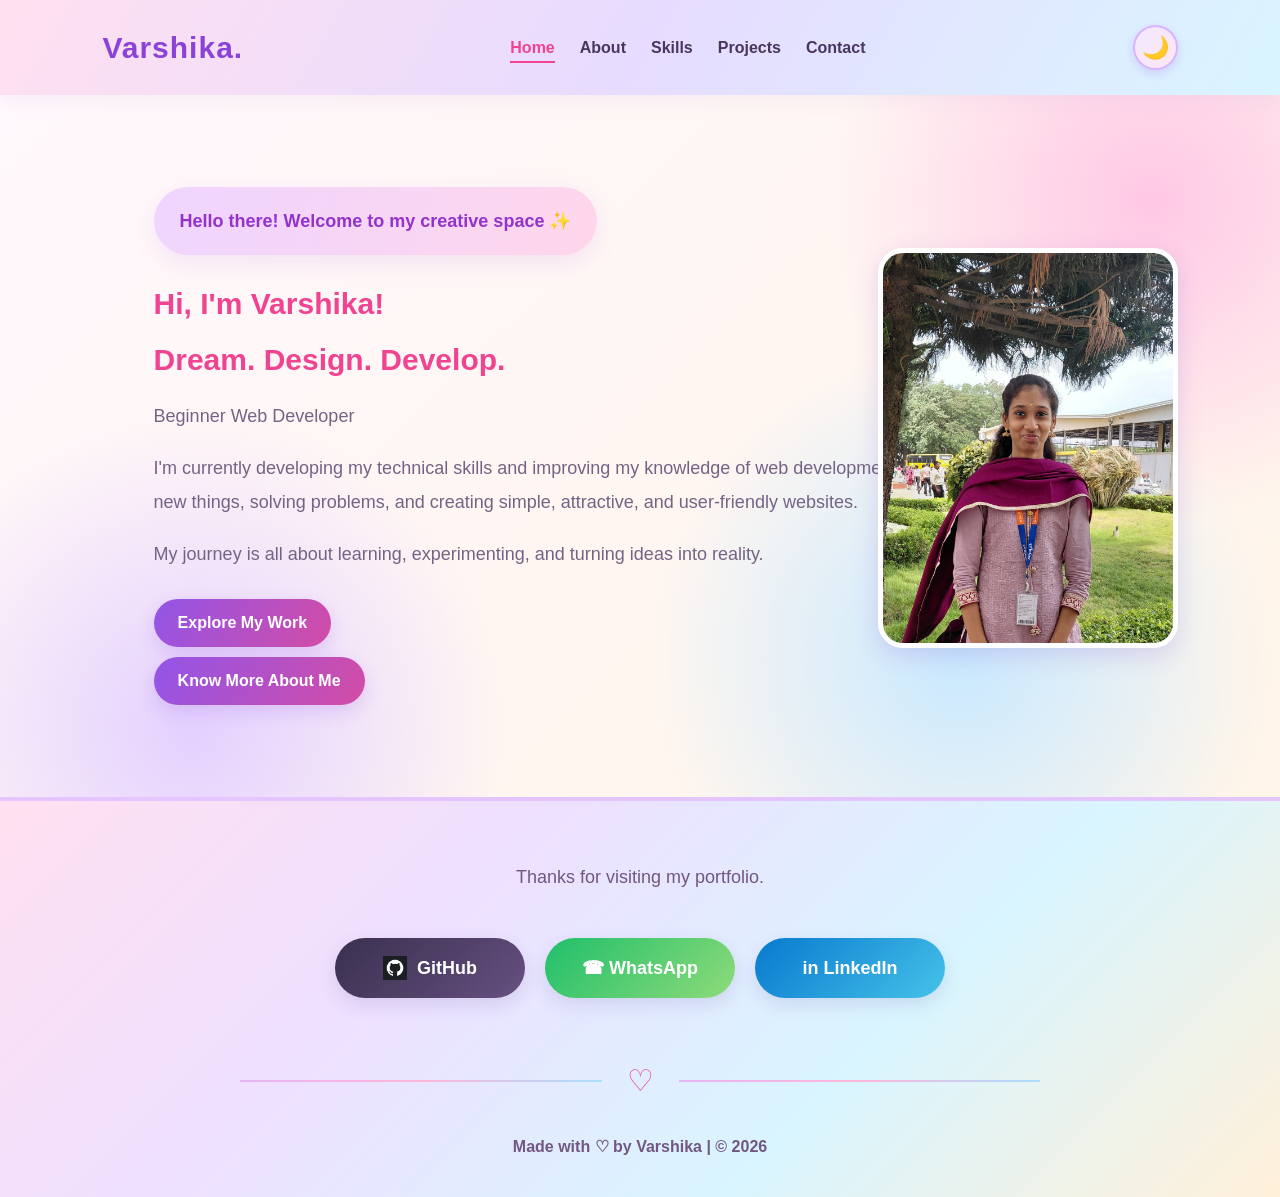
<file: index.html>
<!DOCTYPE html>
<html lang="en">
<head>
    <meta charset="UTF-8">
    <meta name="viewport" content="width=device-width, initial-scale=1.0">
    <title>Home | Varshika Portfolio</title>
    <link rel="stylesheet" href="style.css">
</head>
<body>

    <header>
        <h2>Varshika.</h2>

        <nav>
            <a href="index.html">Home</a>
            <a href="about.html">About</a>
            <a href="skills.html">Skills</a>
            <a href="projects.html">Projects</a>
            <a href="contact.html">Contact</a>
        </nav>
        
        <button id="themeToggle"
                class="theme-toggle"
                type="button"
                aria-label="Switch to dark theme">
            🌙
        </button>
    </header>
    <main>
        <div class="profile-photo">
        <img src="myphoto1.jpeg" alt="My Photo">
</div>
        <p class="welcome-label">Hello there! Welcome to my creative space ✨</p>

        <h2>Hi, I'm Varshika!</h2>

        <h2>Dream. Design. Develop.</h2>
        <p>Beginner Web Developer</p>

        <p>
           I'm currently developing my technical skills and improving my knowledge of web development. I enjoy learning new things, solving problems, and creating simple, attractive, and user-friendly websites.
        </p>

        <p>
            My journey is all about learning, experimenting,
            and turning ideas into reality.
        </p>

        <a href="projects.html">Explore My Work</a>
        <a href="about.html">Know More About Me</a>
    </main>
   



    <footer class="footer">
        <p>Thanks for visiting my portfolio.</p>
        <div class="social-links">

            <a href="https://github.com/varshika-27"
               target="_blank" class="github">
                <img src="gitup1.png" alt="GitHub">
                <span>GitHub</span>
            </a>

            <a href="https://wa.me/9080202967"
               target="_blank" class="whatsapp">
                ☎ WhatsApp
            </a>

            <a href="https://www.linkedin.com/in/Varshika V"
               target="_blank" class="linkedin">
                in LinkedIn
            </a>

        </div>

        <div class="footer-divider">
            <span>♡</span>
        </div>

        <p class="copyright">
            Made with ♡ by Varshika | © 2026
        </p>
    </footer>
    <script src="script.js"></script>
</body>
</html>
</file>
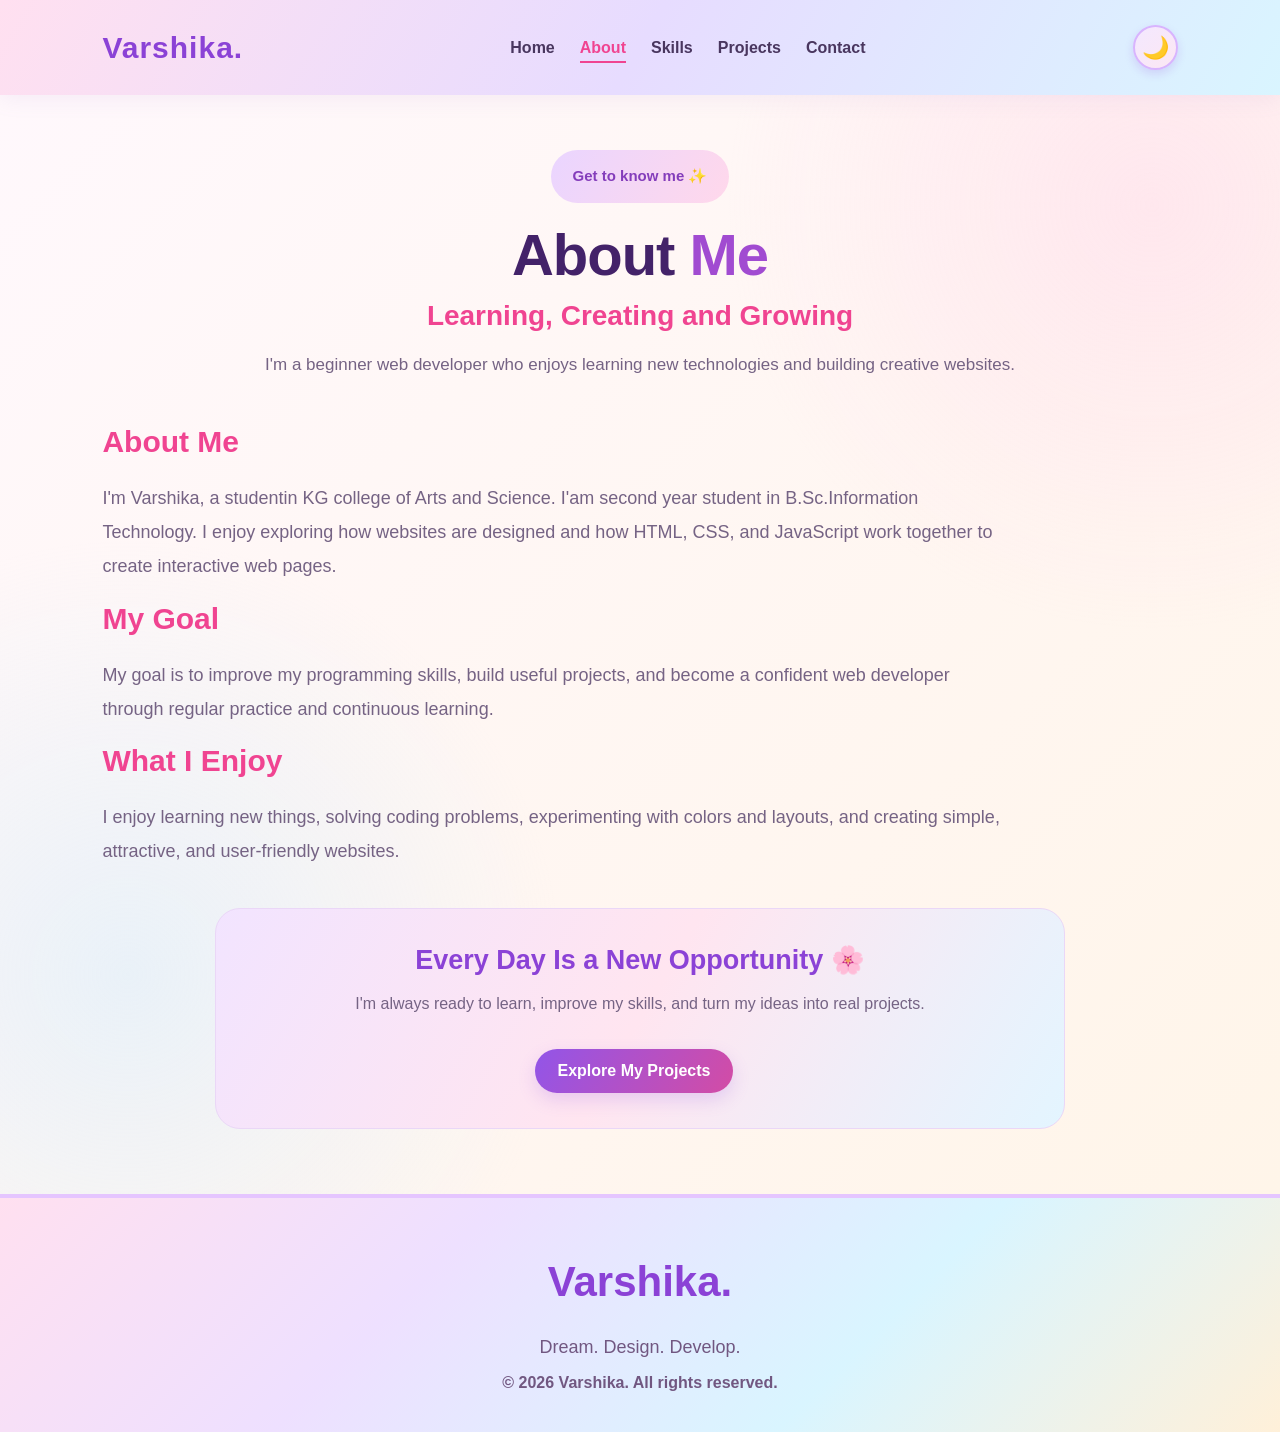
<file: about.html>
<!DOCTYPE html>
<html lang="en">
<head>
    <meta charset="UTF-8">
    <meta name="viewport" content="width=device-width, initial-scale=1.0">
    <title>About Me | Varshika Portfolio</title>
    <link rel="stylesheet" href="style.css">
</head>
<body>

    <header>
        <a href="index.html" class="logo">Varshika.</a>

        <button id="menuToggle" class="menu-toggle"
                type="button" aria-label="Open navigation menu"
                aria-expanded="false">
            ☰
        </button>

        <nav id="navigation">
            <a href="index.html">Home</a>
            <a href="about.html" class="active">About</a>
            <a href="skills.html">Skills</a>
            <a href="projects.html">Projects</a>
            <a href="contact.html">Contact</a>
        </nav>

        <button id="themeToggle" class="theme-toggle"
                type="button" aria-label="Switch to dark theme">
            🌙
        </button>
    </header>

    <main class="inner-page">

        <section class="page-heading">
            <p class="welcome">
                Get to know me ✨
            </p>

            <h1>About <span>Me</span></h1>

            <h2>Learning, Creating and Growing</h2>

            <p>
                I'm a beginner web developer who enjoys learning new
                technologies and building creative websites.
            </p>
        </section>

        <section class="about-content">
            <div class="about-card">
                <h2>About Me</h2>
                <p>
                    I'm Varshika, a studentin KG college of Arts and Science.
                    I'am second year student in B.Sc.Information Technology.
                    I enjoy exploring how websites are designed and how
                    HTML, CSS, and JavaScript work together to create
                    interactive web pages.
                </p>
            </div>

            <div class="about-card">
                <h2>My Goal</h2>
                <p>
                    My goal is to improve my programming skills, build
                    useful projects, and become a confident web developer
                    through regular practice and continuous learning.
                </p>
            </div>

            <div class="about-card">
                <h2>What I Enjoy</h2>
                <p>
                    I enjoy learning new things, solving coding problems,
                    experimenting with colors and layouts, and creating
                    simple, attractive, and user-friendly websites.
                </p>
            </div>
        </section>

        <section class="skills-note">
            <h2>Every Day Is a New Opportunity 🌸</h2>
            <p>
                I'm always ready to learn, improve my skills, and turn
                my ideas into real projects.
            </p>
            <a href="projects.html" class="btn primary-btn">
                Explore My Projects
            </a>
        </section>

    </main>

    <footer class="footer">
        <h2>Varshika.</h2>
        <p>Dream. Design. Develop.</p>
        <p class="copyright">
            © <span id="year"></span> Varshika. All rights reserved.
        </p>
    </footer>

    <script src="script.js"></script>
</body>
</html>
</file>
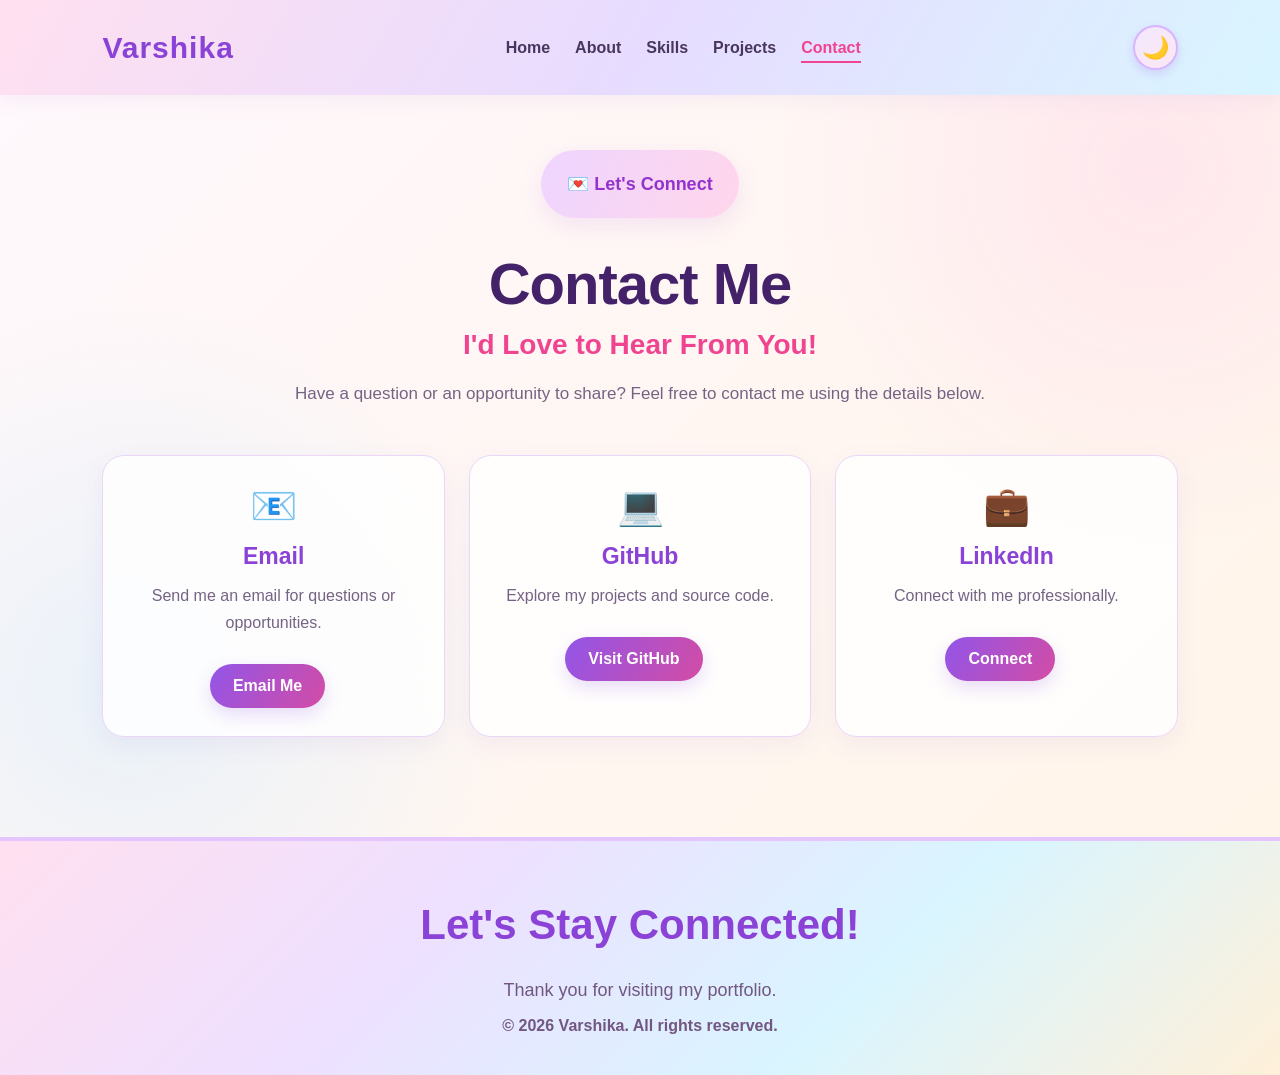
<file: contact.html>
<!DOCTYPE html>
<html lang="en">
<head>
    <meta charset="UTF-8">
    <meta name="viewport" content="width=device-width, initial-scale=1.0">
    <title>Contact | Varshika Portfolio</title>
    <link rel="stylesheet" href="style.css">
</head>
<body>

    <!-- Header -->
    <header>
        <h2 class="logo">Varshika</h2>

        <button class="menu-toggle" id="menuToggle" type="button"
                aria-label="Open navigation menu">☰</button>

        <nav>
            <a href="index.html">Home</a>
            <a href="about.html">About</a>
            <a href="skills.html">Skills</a>
            <a href="projects.html">Projects</a>
            <a href="contact.html" class="active">Contact</a>
        </nav>

        <button id="themeToggle" class="theme-toggle" type="button"
                aria-label="Switch theme">🌙</button>
    </header>

    <!-- Contact Section -->
    <main class="inner-page">

        <section class="page-heading">
            <p class="welcome-label">💌 Let's Connect</p>
            <h1>Contact Me</h1>
            <h2>I'd Love to Hear From You!</h2>
            <p>
                Have a question or an opportunity to share?
                Feel free to contact me using the details below.
            </p>
        </section>

        <section class="skills-grid">

            <article class="skill-card">
                <div class="skill-icon">📧</div>
                <h2>Email</h2>
                <p>Send me an email for questions or opportunities.</p>
                <a class="btn primary-btn"
                   href="25bit060@kgcas.com">
                    Email Me
                </a>
            </article>

            <article class="skill-card">
                <div class="skill-icon">💻</div>
                <h2>GitHub</h2>
                <p>Explore my projects and source code.</p>
                <a class="btn primary-btn"
                   href="https://github.com/varshika-27"
                   target="_blank"
                   rel="noopener noreferrer">
                    Visit GitHub
                </a>
            </article>

            <article class="skill-card">
                <div class="skill-icon">💼</div>
                <h2>LinkedIn</h2>
                <p>Connect with me professionally.</p>
                <a class="btn primary-btn"
                   href="https://www.linkedin.com/in/Varshika V"
                   target="_blank"
                   rel="noopener noreferrer">
                    Connect
                </a>
            </article>

        </section>
    </main>
    <footer class="footer">
        <h2>Let's Stay Connected!</h2>
        <p>Thank you for visiting my portfolio.</p>
        <p class="copyright">
            © <span id="year"></span> Varshika. All rights reserved.
        </p>
    </footer>

    <script src="script.js"></script>

    <script>
        document.getElementById("year").textContent =
            new Date().getFullYear();

        document.getElementById("contactForm").addEventListener(
            "submit", function(event) {
                event.preventDefault();

                const name = document.getElementById("name").value.trim();
                const email = document.getElementById("email").value.trim();
                const message = document.getElementById("message").value.trim();

                const subject = encodeURIComponent(
                    "Portfolio message from " + name
                );

                const body = encodeURIComponent(
                    "Name: " + name +
                    "\nEmail: " + email +
                    "\n\nMessage:\n" + message
                );

                document.getElementById("formStatus").textContent =
                    "Opening your email application...";

                window.location.href =
                    "mailto:your-email@example.com?subject=" +
                    subject + "&body=" + body;
            }
        );
    </script>

</body>
</html>
</file>
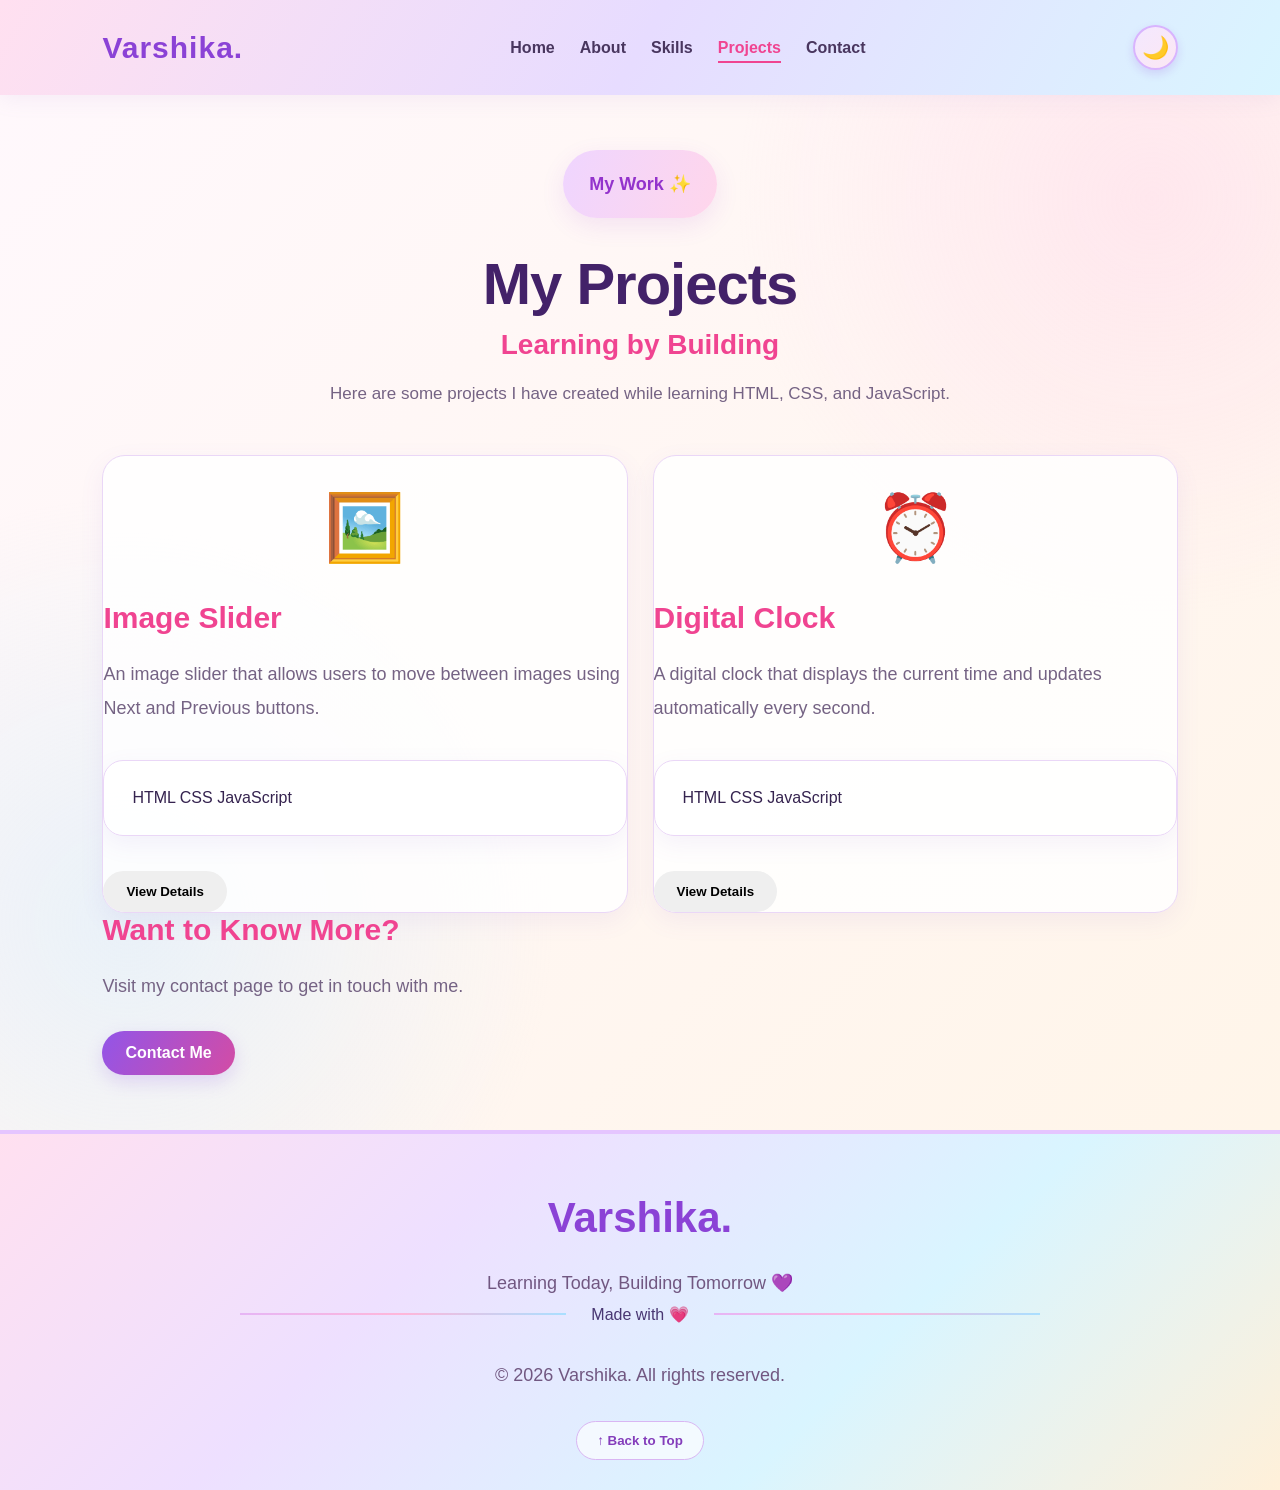
<file: projects.html>
<!DOCTYPE html>
<html lang="en">
<head>
    <meta charset="UTF-8">
    <meta name="viewport" content="width=device-width, initial-scale=1.0">
    <title>My Projects | Varshika Portfolio</title>
    <link rel="stylesheet" href="style.css">
</head>
<body>

    <!-- Header -->
    <header class="header">
        <a href="index.html" class="logo">Varshika.</a>

        <button id="menuToggle" class="menu-toggle"
                type="button" aria-label="Open navigation menu"
                aria-expanded="false">
            ☰
        </button>

        <nav id="navigation">
            <a href="index.html">Home</a>
            <a href="about.html">About</a>
            <a href="skills.html">Skills</a>
            <a href="projects.html" class="active">Projects</a>
            <a href="contact.html">Contact</a>
        </nav>

        <button id="themeToggle" class="theme-toggle"
                type="button" aria-label="Switch to dark theme">
            🌙
        </button>
    </header>

    <!-- Projects Section -->
    <main class="inner-page">

        <section class="page-heading">
            <p class="welcome-label">My Work ✨</p>
            <h1>My Projects</h1>
            <h2>Learning by Building</h2>
            <p>
                Here are some projects I have created while learning
                HTML, CSS, and JavaScript.
            </p>
        </section>

        <!-- Project Cards -->
        <section class="projects-grid">

            <!-- Image Slider -->
            <article class="project-card" data-category="javascript">
                <div class="project-icon">🖼️</div>

                <h2>Image Slider</h2>

                <p>
                    An image slider that allows users to move between
                    images using Next and Previous buttons.
                </p>

                <div class="project-details">
                    <span>HTML</span>
                    <span>CSS</span>
                    <span>JavaScript</span>
                </div>

                <button class="btn"
                        type="button"
                        data-demo="slider">
                    View Details
                </button>
            </article>

            <!-- Digital Clock -->
            <article class="project-card" data-category="javascript">
                <div class="project-icon">⏰</div>

                <h2>Digital Clock</h2>

                <p>
                    A digital clock that displays the current time
                    and updates automatically every second.
                </p>

                <div class="project-details">
                    <span>HTML</span>
                    <span>CSS</span>
                    <span>JavaScript</span>
                </div>

                <button class="btn"
                        type="button"
                        data-demo="clock">
                    View Details
                </button>
            </article>

        </section>

        <!-- Project Details -->
        <section id="projectDetails"
                 class="project-details"
                 hidden>

            <h2 id="detailsTitle">Project Details</h2>

            <p id="detailsText"></p>

            <button id="closeDetails"
                    class="btn"
                    type="button">
                Close
            </button>
        </section>

        <!-- Contact Section -->
        <section class="cta">
            <h2>Want to Know More?</h2>

            <p>
                Visit my contact page to get in touch with me.
            </p>

            <a href="contact.html" class="btn">
                Contact Me
            </a>
        </section>

    </main>

    <!-- Footer -->
    <footer class="footer">
        <h2>Varshika.</h2>

        <p>Learning Today, Building Tomorrow 💜</p>

        <div class="footer-divider">
            Made with 💗
        </div>

        <p>
            &copy; <span id="year"></span> Varshika.
            All rights reserved.
        </p>

        <button id="backToTop"
                class="back-to-top"
                type="button">
            ↑ Back to Top
        </button>
    </footer>

    <script src="script.js"></script>

</body>
</html>
</file>
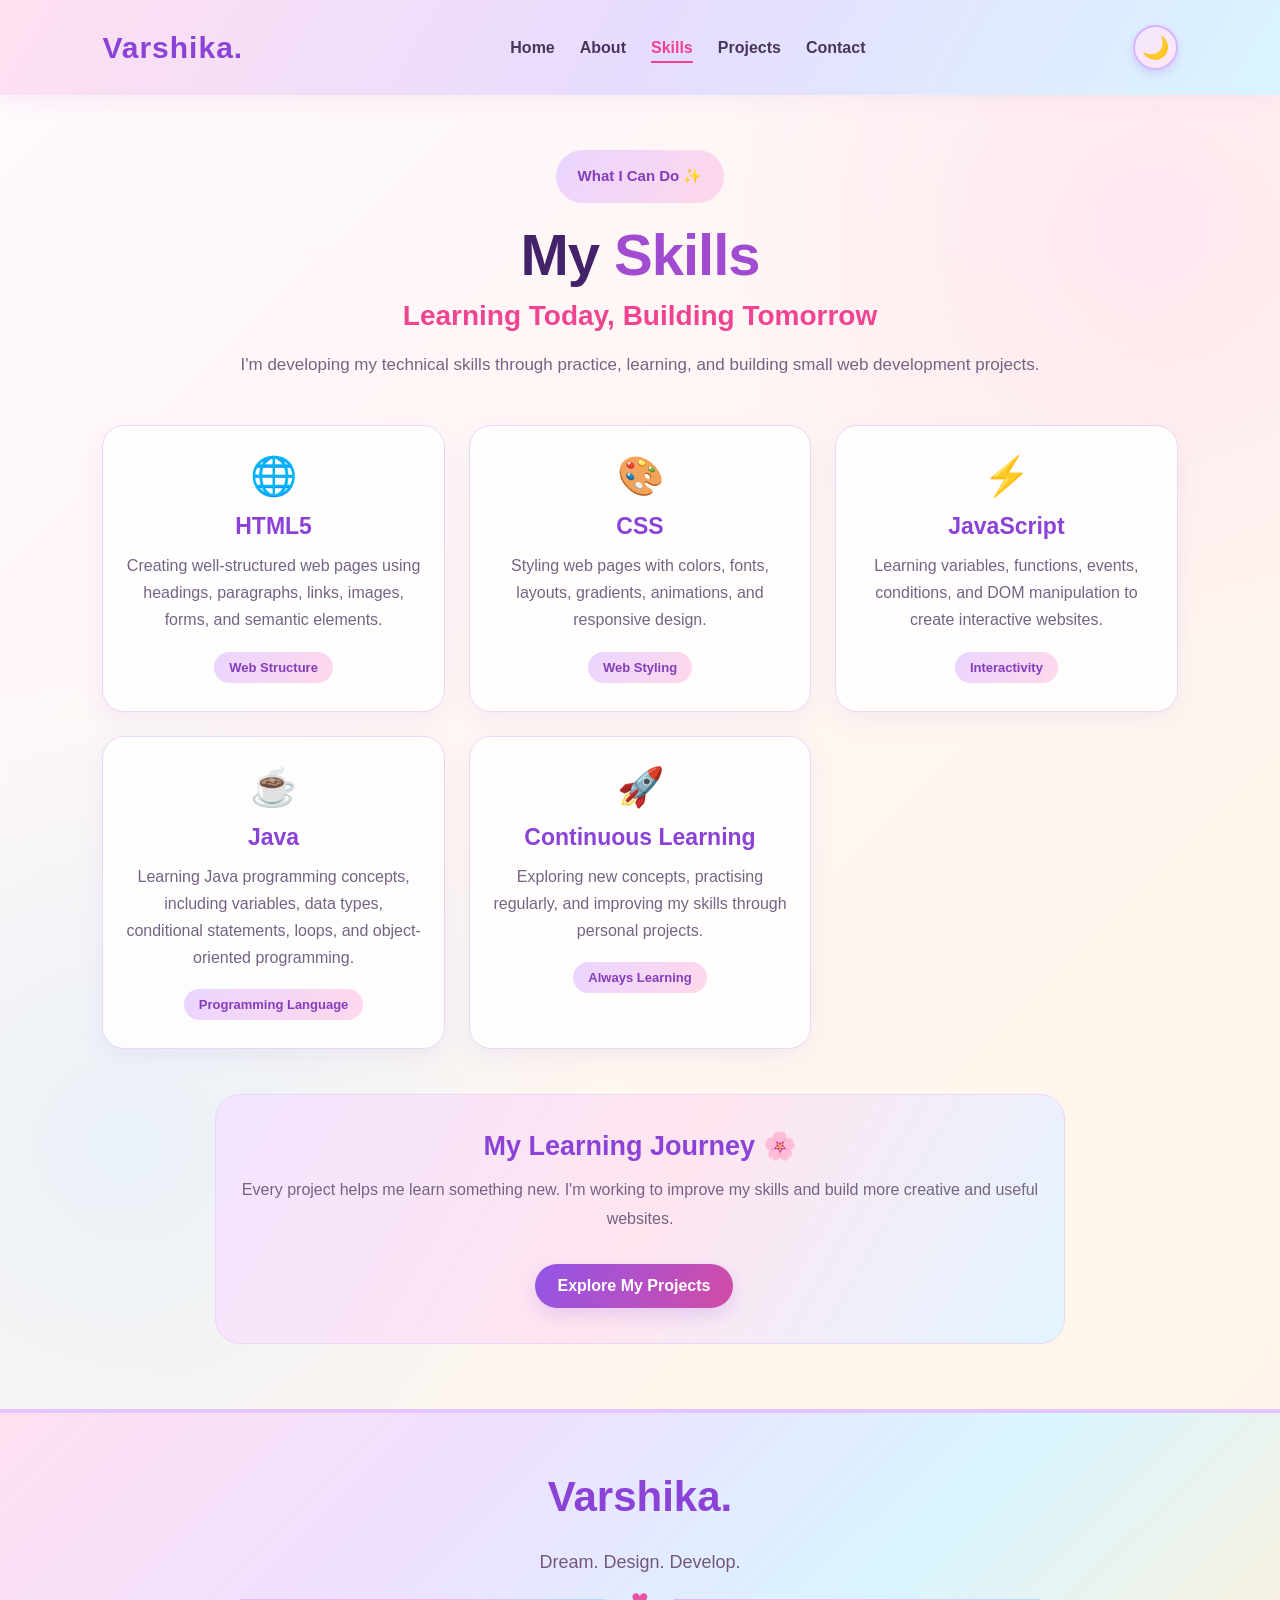
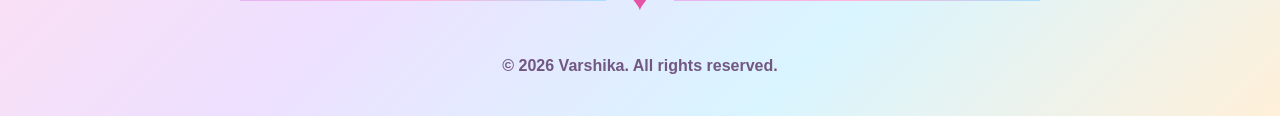
<file: skills.html>
<!DOCTYPE html>
<html lang="en">
<head>
    <meta charset="UTF-8">
    <meta name="viewport" content="width=device-width, initial-scale=1.0">
    <title>My Skills | Varshika Portfolio</title>
    <link rel="stylesheet" href="style.css">
</head>
<body>
    <header>
        <a href="index.html" class="logo">Varshika.</a>
        <button id="menuToggle" class="menu-toggle"
                type="button" aria-label="Open navigation menu"
                aria-expanded="false">
            ☰
        </button>
        <nav id="navigation">
            <a href="index.html">Home</a>
            <a href="about.html">About</a>
            <a href="skills.html" class="active">Skills</a>
            <a href="projects.html">Projects</a>
            <a href="contact.html">Contact</a>
        </nav>
        <button id="themeToggle" class="theme-toggle"
                type="button" aria-label="Switch to dark theme">
            🌙
        </button>
    </header>
    <main class="inner-page">
        <section class="page-heading">
            <p class="welcome">What I Can Do ✨</p>

            <h1>My <span>Skills</span></h1>
            <h2>Learning Today, Building Tomorrow</h2>
            <p>
                I'm developing my technical skills through practice,
                learning, and building small web development projects.
            </p>
        </section>
        <section class="skills-grid">
            <article class="skill-card">
                <div class="skill-icon">🌐</div>
                <h2>HTML5</h2>
                <p>
                    Creating well-structured web pages using headings,
                    paragraphs, links, images, forms, and semantic elements.
                </p>
                <span class="skill-tag">Web Structure</span>
            </article>
            <article class="skill-card">
                <div class="skill-icon">🎨</div>
                <h2>CSS</h2>
                <p>
                    Styling web pages with colors, fonts, layouts,
                    gradients, animations, and responsive design.
                </p>
                <span class="skill-tag">Web Styling</span>
            </article>
            <article class="skill-card">
                <div class="skill-icon">⚡</div>
                <h2>JavaScript</h2>
                <p>
                    Learning variables, functions, events, conditions,
                    and DOM manipulation to create interactive websites.
                </p>
                <span class="skill-tag">Interactivity</span>
            </article>
            <article class="skill-card">
                <div class="skill-icon">☕</div>
    <h2>Java</h2>
    <p>
        Learning Java programming concepts, including variables,
        data types, conditional statements, loops, and object-oriented
        programming.
    </p>
    <span class="skill-tag">Programming Language</span>
            </article>
            <article class="skill-card">
                <div class="skill-icon">🚀</div>
                <h2>Continuous Learning</h2>
                <p>
                    Exploring new concepts, practising regularly,
                    and improving my skills through personal projects.
                </p>
                <span class="skill-tag">Always Learning</span>
            </article>
        </section>
        <section class="skills-note">
            <h2>My Learning Journey 🌸</h2>
            <p>
                Every project helps me learn something new.
                I'm working to improve my skills and build
                more creative and useful websites.
            </p>
            <a href="projects.html" class="btn primary-btn">
                Explore My Projects
            </a>
        </section>
    </main>
    <footer class="footer">
        <h2>Varshika.</h2>
        <p>Dream. Design. Develop.</p>
        <div class="footer-divider">
            <span>♥</span>
        </div>
        <p class="copyright">
            © <span id="year"></span> Varshika. All rights reserved.
        </p>
    </footer>

    <script src="script.js"></script>
</body>
</html>
</file>
<file: style.css>
* {
    margin: 0;
    padding: 0;
    box-sizing: border-box;
}
html {
    scroll-behavior: smooth;
}
body {
    font-family: 'Segoe UI', sans-serif;
    background: #fff8fc;
    color: #35234f;
    min-height: 100vh;
}
a {
    transition: 0.3s ease;
}
button {
    font-family: inherit;
}
header {
    display: flex;
    justify-content: space-between;
    align-items: center;
    gap: 20px;
    padding: 25px 8%;
    background: linear-gradient(
        120deg,
        #ffe0f0,
        #e7dcff,
        #d9f5ff
    );
    box-shadow: 0 4px 20px #a17bc51a;
    position: relative;
    z-index: 10;
}
header h2,
.logo {
    font-size: 30px;
    font-weight: 800;
    color: #8b42d6;
    letter-spacing: 1px;
    text-decoration: none;
    white-space: nowrap;
}
nav {
    display: flex;
    gap: 25px;
    flex-wrap: wrap;
    align-items: center;
}
nav a {
    text-decoration: none;
    color: #49365f;
    font-weight: 600;
    position: relative;
}
nav a:hover,
nav a.active {
    color: #f04491;
}
nav a::after {
    content: "";
    position: absolute;
    left: 0;
    bottom: -6px;
    width: 0;
    height: 2px;
    background: #f04491;
    transition: width 0.3s ease;
}
nav a:hover::after,
nav a.active::after {
    width: 100%;
}
.menu-toggle,
.theme-toggle {
    display: none;
    border: none;
    cursor: pointer;
    font-size: 22px;
    padding: 8px 12px;
    border-radius: 12px;
    background: #ffffffa8;
    color: #843dbb;
}
main {
    min-height: 78vh;
    display: flex;
    flex-direction: column;
    justify-content: center;
    align-items: flex-start;
    padding: 60px 12%;
    background:
        radial-gradient(
            circle at 90% 15%,
            #ffc8e5 0,
            transparent 25%
        ),
        radial-gradient(
            circle at 75% 80%,
            #c9e9ff 0,
            transparent 28%
        ),
        radial-gradient(
            circle at 15% 90%,
            #e4d0ff 0,
            transparent 25%
        ),
        linear-gradient(135deg, #fff8fc, #fff5e9);
}
main > p:first-child {
    background: linear-gradient(120deg, #ead5ff, #ffd8eb);
    color: #843dbb;
    padding: 13px 22px;
    border-radius: 30px;
    margin-bottom: 25px;
    font-size: 15px;
    font-weight: 600;
    box-shadow: 0 5px 15px #b17ad526;
}
main h1 {
    font-size: clamp(42px, 6vw, 72px);
    margin-bottom: 12px;
    color: #432269;
    font-weight: 800;
    letter-spacing: -1px;
}
main h1::after {
    content: " ✨";
}
main h2 {
    font-size: 30px;
    color: #f04491;
    margin-bottom: 22px;
    font-weight: 700;
}
main p {
    max-width: 900px;
    font-size: 18px;
    line-height: 1.9;
    margin-bottom: 18px;
    color: #756384;
}
main a {
    display: inline-block;
    text-decoration: none;
    padding: 15px 24px;
    border-radius: 30px;
    margin: 10px 12px 0 0;
    background: linear-gradient(120deg, #9255e8, #d34ca5);
    color: white;
    font-weight: 700;
    box-shadow: 0 7px 18px #9255e833;
    transition: 0.3s ease;
}
main a:hover {
    background: linear-gradient(120deg, #f04491, #ff8a65);
    transform: translateY(-4px);
    box-shadow: 0 10px 22px #f0449140;
}
.profile-photo {
    position: absolute;
    right: 8%;
    top: 50%;
    transform: translateY(-50%);
    z-index: 1;
}
.profile-photo img {
    width: 300px;
    height: 400px;
    object-fit: cover;
    border-radius: 25px;
    border: 5px solid white;
    box-shadow: 0 8px 25px #8054c733;
}
.inner-page {
    display: block;
    min-height: 78vh;
    padding: 55px 8%;
    background:
        radial-gradient(
            circle at 90% 10%,
            #ffc8e555,
            transparent 28%
        ),
        radial-gradient(
            circle at 10% 80%,
            #c9e9ff66,
            transparent 30%
        ),
        linear-gradient(135deg, #fff8fc, #fff5e9);
}

.page-heading {
    max-width: 800px;
    margin: 0 auto 45px;
    text-align: center;
}

.page-heading .welcome {
    display: inline-block;
    background: linear-gradient(120deg, #ead5ff, #ffd8eb);
    color: #843dbb;
    padding: 12px 22px;
    border-radius: 30px;
    font-size: 15px;
    font-weight: 600;
    margin-bottom: 18px;
}

.page-heading h1 {
    font-size: clamp(38px, 5vw, 58px);
    color: #432269;
    margin-bottom: 12px;
}

.page-heading h1 span {
    color: #a14bd1;
}

.page-heading h1::after {
    content: "";
}

.page-heading h2 {
    color: #f04491;
    font-size: clamp(21px, 3vw, 28px);
    margin-bottom: 18px;
}

.page-heading > p:last-child {
    color: #756384;
    font-size: 17px;
    line-height: 1.8;
    max-width: 800px;
    margin: 0 auto;
}
.skills-grid {
    display: grid;
    grid-template-columns: repeat(3, minmax(0, 1fr));
    gap: 24px;
    max-width: 1150px;
    margin: 0 auto 45px;
}
.skill-card {
    padding: 28px 23px;
    border-radius: 22px;
    text-align: center;
    background: #ffffffd9;
    border: 1px solid #ead7f7;
    box-shadow: 0 8px 25px #8054c714;
    transition: 0.3s ease;
}
.skill-card:hover {
    transform: translateY(-6px);
    box-shadow: 0 14px 30px #8054c72b;
}
.skill-icon {
    font-size: 38px;
    margin-bottom: 15px;
}
.skill-card h2 {
    color: #8b42d6;
    font-size: 23px;
    margin-bottom: 12px;
}
.skill-card p {
    color: #756384;
    font-size: 16px;
    line-height: 1.7;
    margin-bottom: 18px;
}
.skill-tag {
    display: inline-block;
    padding: 8px 15px;
    background: linear-gradient(120deg, #ead5ff, #ffd8eb);
    color: #843dbb;
    border-radius: 20px;
    font-size: 13px;
    font-weight: 700;
}
.btn {
    display: inline-block;
    padding: 13px 23px;
    border-radius: 30px;
    text-decoration: none;
    font-weight: 700;
    transition: 0.3s ease;
    cursor: pointer;
    border: none;
}
.primary-btn {
    background: linear-gradient(120deg, #9255e8, #d34ca5);
    color: white;
    box-shadow: 0 7px 18px #9255e833;
}
.secondary-btn {
    background: #ead5ff;
    color: #843dbb;
}
.btn:hover {
    transform: translateY(-4px);
    box-shadow: 0 10px 22px #8054c733;
}
.skills-note {
    max-width: 850px;
    margin: 40px auto 10px;
    padding: 35px 25px;
    text-align: center;
    border-radius: 25px;
    background: linear-gradient(
        120deg,
        #f2e4ff,
        #ffe5f0,
        #e3f5ff
    );
    border: 1px solid #ead7f7;
}
.skills-note h2 {
    color: #8b42d6;
    font-size: 27px;
    margin-bottom: 14px;
}
.skills-note p {
    color: #756384;
    font-size: 16px;
    line-height: 1.8;
    margin-bottom: 20px;
}
.project-filters {
    display: flex;
    justify-content: center;
    flex-wrap: wrap;
    gap: 12px;
    margin: 0 auto 35px;
}
.filter-btn {
    padding: 11px 20px;
    border: 1px solid #d9b6f3;
    border-radius: 25px;
    background: #ffffffc9;
    color: #843dbb;
    font-size: 14px;
    font-weight: 700;
    cursor: pointer;
    transition: 0.3s ease;
}
.filter-btn:hover,
.filter-btn.active {
    background: linear-gradient(120deg, #9255e8, #d34ca5);
    color: white;
    border-color: transparent;
}
.projects-grid {
    display: grid;
    grid-template-columns: repeat(2, minmax(0, 1fr));
    gap: 25px;
    max-width: 1100px;
    margin: 0 auto;
    align-items: stretch;
}
.project-card {
    overflow: hidden;
    border-radius: 23px;
    background: #ffffffd9;
    border: 1px solid #ead7f7;
    box-shadow: 0 8px 25px #8054c714;
    transition: 0.3s ease;
}
.project-card:hover {
    transform: translateY(-5px);
    box-shadow: 0 14px 30px #8054c72b;
}
.project-icon {
    min-height: 145px;
    display: flex;
    align-items: center;
    justify-content: center;
    font-size: 65px;
}
.portfolio-icon {
    background: linear-gradient(135deg, #ead5ff, #ffd8eb);
}
.slider-icon {
    background: linear-gradient(135deg, #d9f5ff, #e4d0ff);
}
.clock-icon {
    background: linear-gradient(135deg, #fff0d9, #ffd8eb);
}
.clinic-icon {
    background: linear-gradient(135deg, #d9f5ff, #d9f0df);
}
.project-content {
    padding: 25px;
}
.project-number {
    display: inline-block;
    color: #a14bd1;
    font-size: 12px;
    letter-spacing: 1.5px;
    font-weight: 800;
    margin-bottom: 10px;
}
.project-content h2 {
    color: #432269;
    font-size: 23px;
    margin-bottom: 12px;
}
.project-content > p {
    color: #756384;
    font-size: 15px;
    line-height: 1.8;
    margin-bottom: 16px;
}
.tech-tags {
    display: flex;
    flex-wrap: wrap;
    gap: 8px;
    margin-bottom: 18px;
}
.tech-tags span {
    padding: 7px 12px;
    border-radius: 18px;
    background: #f0e4ff;
    color: #843dbb;
    font-size: 12px;
    font-weight: 700;
}
.project-content .learning {
    font-size: 14px;
}
.project-link {
    display: inline-block;
    color: #a13fba;
    font-weight: 700;
    text-decoration: none;
    padding: 8px 0;
}
.project-link:hover {
    color: #f04491;
    text-decoration: underline;
}
.project-details {
    max-width: 850px;
    margin: 35px auto;
    padding: 28px;
    background: #ffffffd9;
    border: 1px solid #ead7f7;
    border-radius: 20px;
    box-shadow: 0 8px 25px #8054c714;
}
.project-details h2 {
    color: #8b42d6;
    margin-bottom: 12px;
}
.project-details p {
    color: #756384;
    line-height: 1.8;
    margin-bottom: 20px;
}
.project-details[hidden],
.project-card[hidden] {
    display: none !important;
}
footer {
    text-align: center;
    padding: 20px;
    background-color: #f0e6ff;
    color: #706080;
}
.footer {
    text-align: center;
    padding: 60px 20px 30px;
    background: linear-gradient(
        135deg,
        #ffe0f0,
        #eee0ff,
        #d9f5ff,
        #fff0d9
    );
    color: #493773;
    position: relative;
    overflow: hidden;
    border-top: 4px solid #e5c5ff;
}
.footer h2 {
    font-size: 42px;
    color: #8b42d6;
    margin-bottom: 25px;
}
.footer > p {
    font-size: 18px;
    line-height: 1.8;
    margin-bottom: 5px;
    color: #715781;
}
.footer-message {
    font-size: 18px;
    color: #715781;
}
.social-links {
    display: flex;
    justify-content: center;
    flex-wrap: wrap;
    gap: 20px;
    margin: 45px auto 65px;
}
.social-links a {
    display: inline-flex;
    align-items: center;
    justify-content: center;
    gap: 10px;
    min-width: 190px;
    padding: 18px 25px;
    border-radius: 50px;
    text-decoration: none;
    color: white;
    font-size: 18px;
    font-weight: bold;
    box-shadow: 0 7px 18px #49308020;
    transition: 0.3s ease;
}
.social-links a:hover {
    transform: translateY(-7px) rotate(-1deg);
    box-shadow: 0 12px 24px #49308035;
}
.github {
    background: linear-gradient(135deg, #39304f, #665080);
}
.github img {
    width: 24px;
    height: 24px;
    object-fit: contain;
}
.whatsapp {
    background: linear-gradient(135deg, #20bf6b, #8edb79);
}
.linkedin {
    background: linear-gradient(135deg, #0879cf, #46c2e8);
}
.email {
    background: linear-gradient(135deg, #f04491, #ff8a65);
}
.footer-divider {
    display: flex;
    align-items: center;
    justify-content: center;
    gap: 25px;
    max-width: 800px;
    margin: 0 auto 35px;
}
.footer-divider::before,
.footer-divider::after {
    content: "";
    height: 2px;
    background: linear-gradient(
        90deg,
        #e6b5f5,
        #ffb6d9,
        #a9dfff
    );
    flex: 1;
}
.footer-divider span {
    font-size: 30px;
    color: #e754a6;
}
.footer .copyright {
    font-size: 16px;
    color: #715781;
    font-weight: 600;
}

.back-to-top {
    margin-top: 25px;
    padding: 11px 20px;
    border: 1px solid #d9b6f3;
    border-radius: 25px;
    background: #ffffffa8;
    color: #843dbb;
    font-weight: 700;
    cursor: pointer;
    transition: 0.3s ease;
}

.back-to-top:hover {
    background: #ead5ff;
    transform: translateY(-3px);
}
.dark-theme {
    background: #211a30;
    color: #f1dfff;
}
.dark-theme header {
    background: linear-gradient(120deg, #30223e, #342a4a, #203544);
}
.dark-theme header h2,
.dark-theme .logo {
    color: #d9a4ff;
}
.dark-theme nav a {
    color: #e7d8f5;
}
.dark-theme nav a:hover,
.dark-theme nav a.active {
    color: #ff9dcc;
}
.dark-theme main {
    background: linear-gradient(135deg, #211a30, #292137);
}
.dark-theme main h1 {
    color: #f1dfff;
}
.dark-theme main h2 {
    color: #ff9dcc;
}
.dark-theme main p {
    color: #d0c2df;
}
.dark-theme .inner-page {
    background:
        radial-gradient(circle at 90% 10%, #51304e55, transparent 28%),
        radial-gradient(circle at 10% 80%, #233f5755, transparent 30%),
        linear-gradient(135deg, #211a30, #292137);
}
.dark-theme .page-heading h1,
.dark-theme .project-content h2 {
    color: #f1dfff;
}
.dark-theme .page-heading h2 {
    color: #ff9dcc;
}
.dark-theme .page-heading > p:last-child,
.dark-theme .skill-card p,
.dark-theme .project-content > p,
.dark-theme .project-details p {
    color: #d0c2df;
}
.dark-theme .skill-card,
.dark-theme .project-card,
.dark-theme .project-details {
    background: #30263eea;
    border-color: #574167;
}
.dark-theme .skills-note {
    background: linear-gradient(120deg, #30223e, #38283f, #203544);
    border-color: #574167;
}
.dark-theme .skills-note h2,
.dark-theme .project-details h2 {
    color: #d9a4ff;
}
.dark-theme .skills-note p {
    color: #d0c2df;
}
.dark-theme .filter-btn {
    background: #342744;
    color: #f0d7ff;
    border-color: #79569b;
}
.dark-theme .filter-btn.active {
    background: linear-gradient(120deg, #9255e8, #d34ca5);
    color: white;
}
.dark-theme .project-link {
    color: #e1b3ff;
}
.dark-theme .footer {
    background: linear-gradient(135deg, #30223e, #342a4a, #203544);
    border-color: #574167;
}
.dark-theme .footer > p,
.dark-theme .footer .copyright {
    color: #d0c2df;
}
.dark-theme .back-to-top {
    background: #342744;
    color: #f0d7ff;
    border-color: #79569b;
}
@media (max-width: 1000px) {
    .profile-photo {
        right: 5%;
    }
    .profile-photo img {
        width: 240px;
        height: 320px;
    }
    main {
        padding-left: 7%;
        padding-right: 7%;
    }
    main p {
        max-width: 65%;
    }
    .skills-grid {
        grid-template-columns: repeat(2, minmax(0, 1fr));
    }
}
@media (max-width: 768px) {
    header {
        flex-wrap: wrap;
        padding: 22px 5%;
    }
    .menu-toggle,
    .theme-toggle {
        display: inline-block;
    }
    .header nav,
    header nav {
        display: none;
        width: 100%;
        flex-direction: column;
        align-items: center;
        gap: 20px;
        padding: 20px 0;
    }
    header nav.open {
        display: flex;
    }

    main {
        padding: 45px 7%;
        min-height: 75vh;
    }
    main h1 {
        font-size: 42px;
    }
    main h2 {
        font-size: 24px;
    }
    .profile-photo {
        position: static;
        transform: none;
        margin: 0 auto 30px;
        text-align: center;
    }
    .profile-photo img {
        width: min(260px, 80vw);
        height: 300px;
    }
    main p {
        max-width: 100%;
        font-size: 17px;
    }
    .inner-page {
        padding: 45px 5%;
    }
    .skills-grid {
        grid-template-columns: repeat(2, minmax(0, 1fr));
    }
    .projects-grid {
        grid-template-columns: 1fr;
    }
    .social-links a {
        min-width: 160px;
    }
}
@media (max-width: 600px) {
    .footer {
        padding: 45px 15px 25px;
    }
    .footer h2 {
        font-size: 32px;
    }
    .footer > p {
        font-size: 15px;
    }
    .social-links {
        gap: 15px;
        margin: 35px auto 50px;
    }
    .social-links a {
        width: 80%;
        min-width: 0;
        padding: 15px;
        font-size: 16px;
    }
    .skills-grid {
        grid-template-columns: 1fr;
    }
    .page-heading h1 {
        font-size: 38px;
    }
    .page-heading h2 {
        font-size: 22px;
    }
    .project-content {
        padding: 22px;
    }
    .project-filters {
        gap: 8px;
    }
    .filter-btn {
        padding: 10px 13px;
        font-size: 13px;
    }
    .skills-note {
        padding: 28px 18px;
    }
    .project-icon {
        min-height: 120px;
    }
}
.theme-toggle {
    width: 45px;
    height: 45px;
    display: flex;
    align-items: center;
    justify-content: center;

    font-size: 22px;
    cursor: pointer;

    background: linear-gradient(135deg, #f3e8ff, #fce7f3);
    color: #7e22ce;

    border: 2px solid #d8b4fe;
    border-radius: 50%;

    box-shadow: 0 4px 10px rgba(126, 34, 206, 0.15);
    transition: all 0.3s ease;
}
.theme-toggle:hover {
    transform: rotate(15deg) scale(1.1);
    background: linear-gradient(135deg, #d8b4fe, #f9a8d4);
    box-shadow: 0 6px 15px rgba(126, 34, 206, 0.3);
}
body.dark-theme .theme-toggle {
    background: #25213d;
    color: #fef08a;
    border-color: #8b5cf6;
    box-shadow: 0 4px 12px rgba(139, 92, 246, 0.25);
}
body.dark-theme .theme-toggle:hover {
    background: #3b315c;
    transform: rotate(-15deg) scale(1.1);
}
.theme-toggle:focus-visible {
    outline: 3px solid #a855f7;
    outline-offset: 4px;
}
.welcome-label {
    display: inline-block;
    padding: 17px 26px;
    margin-bottom: 32px;
    background: linear-gradient(110deg, #efd5ff, #ffd6eb);
    color: #9333cc;
    font-size: 18px;
    font-weight: 600;
    border-radius: 50px;
    box-shadow: 0 8px 25px rgba(147, 51, 204, 0.1);
}
</file>
